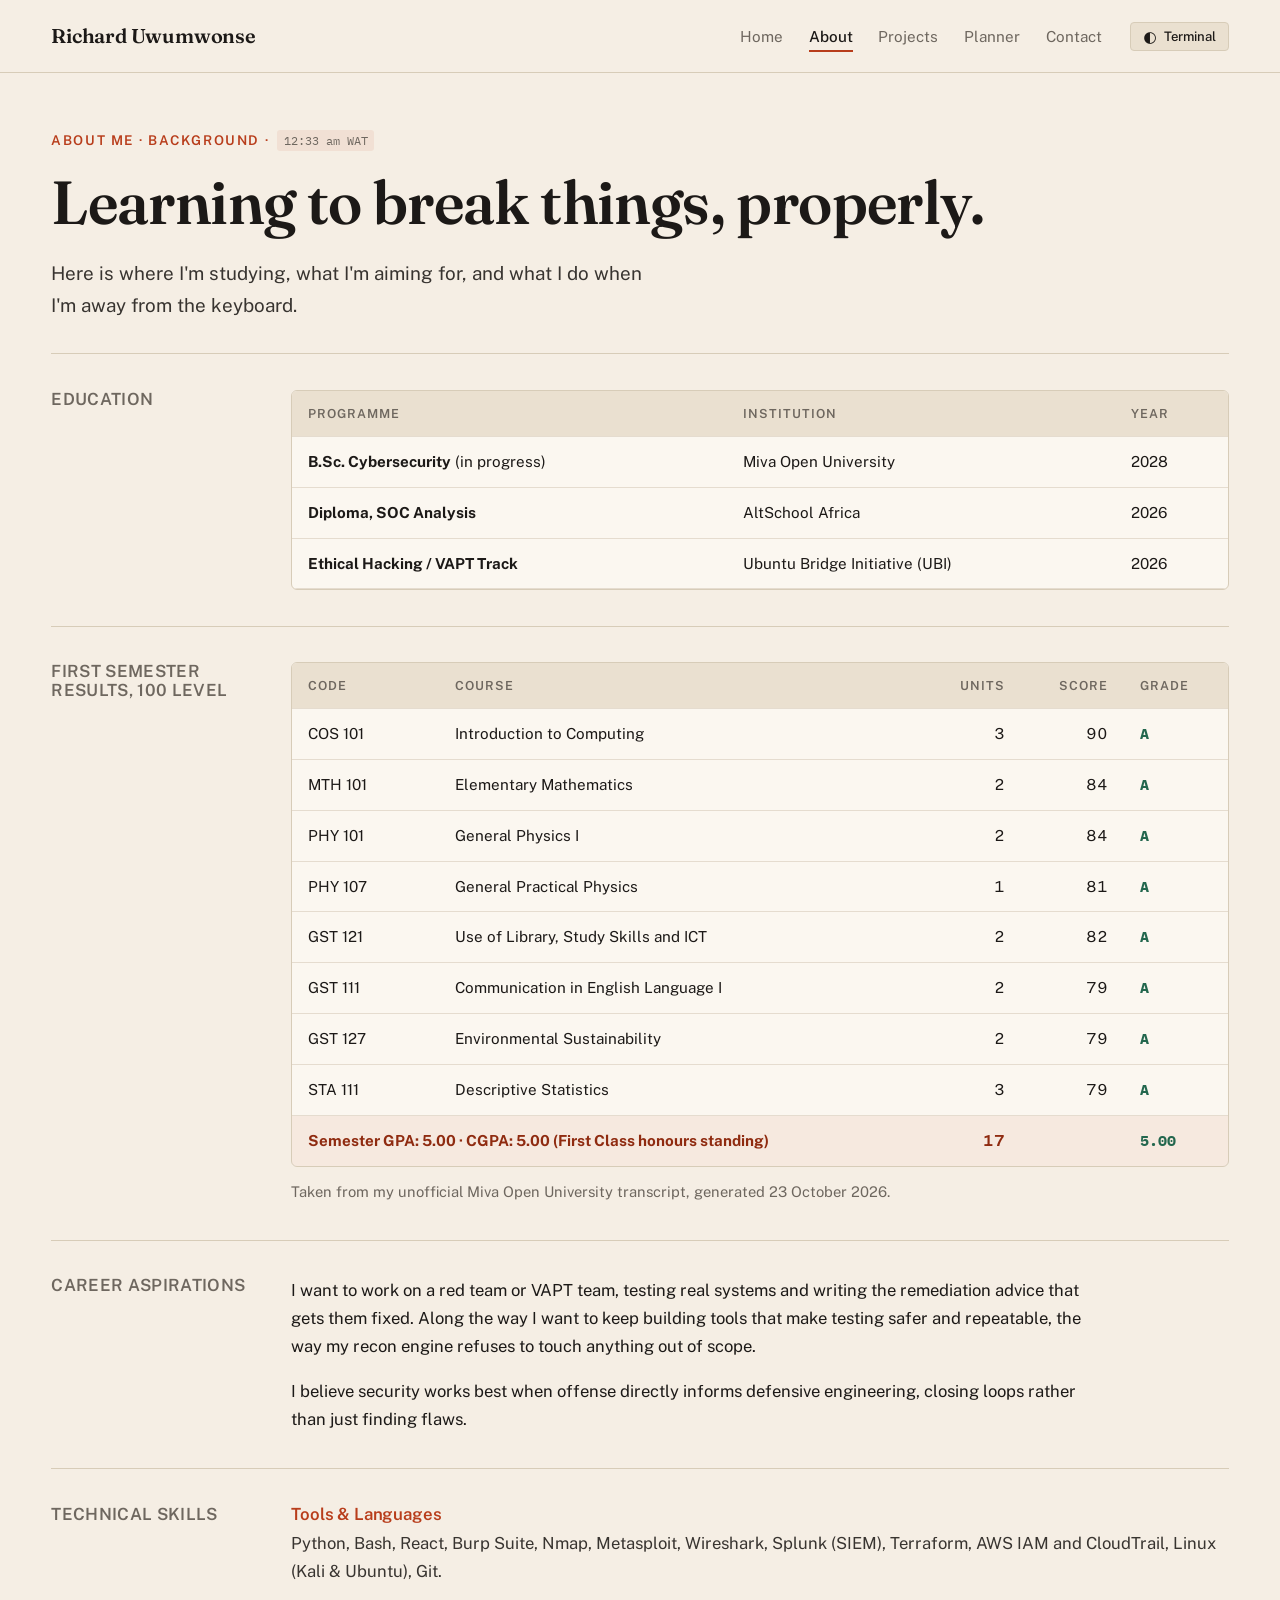
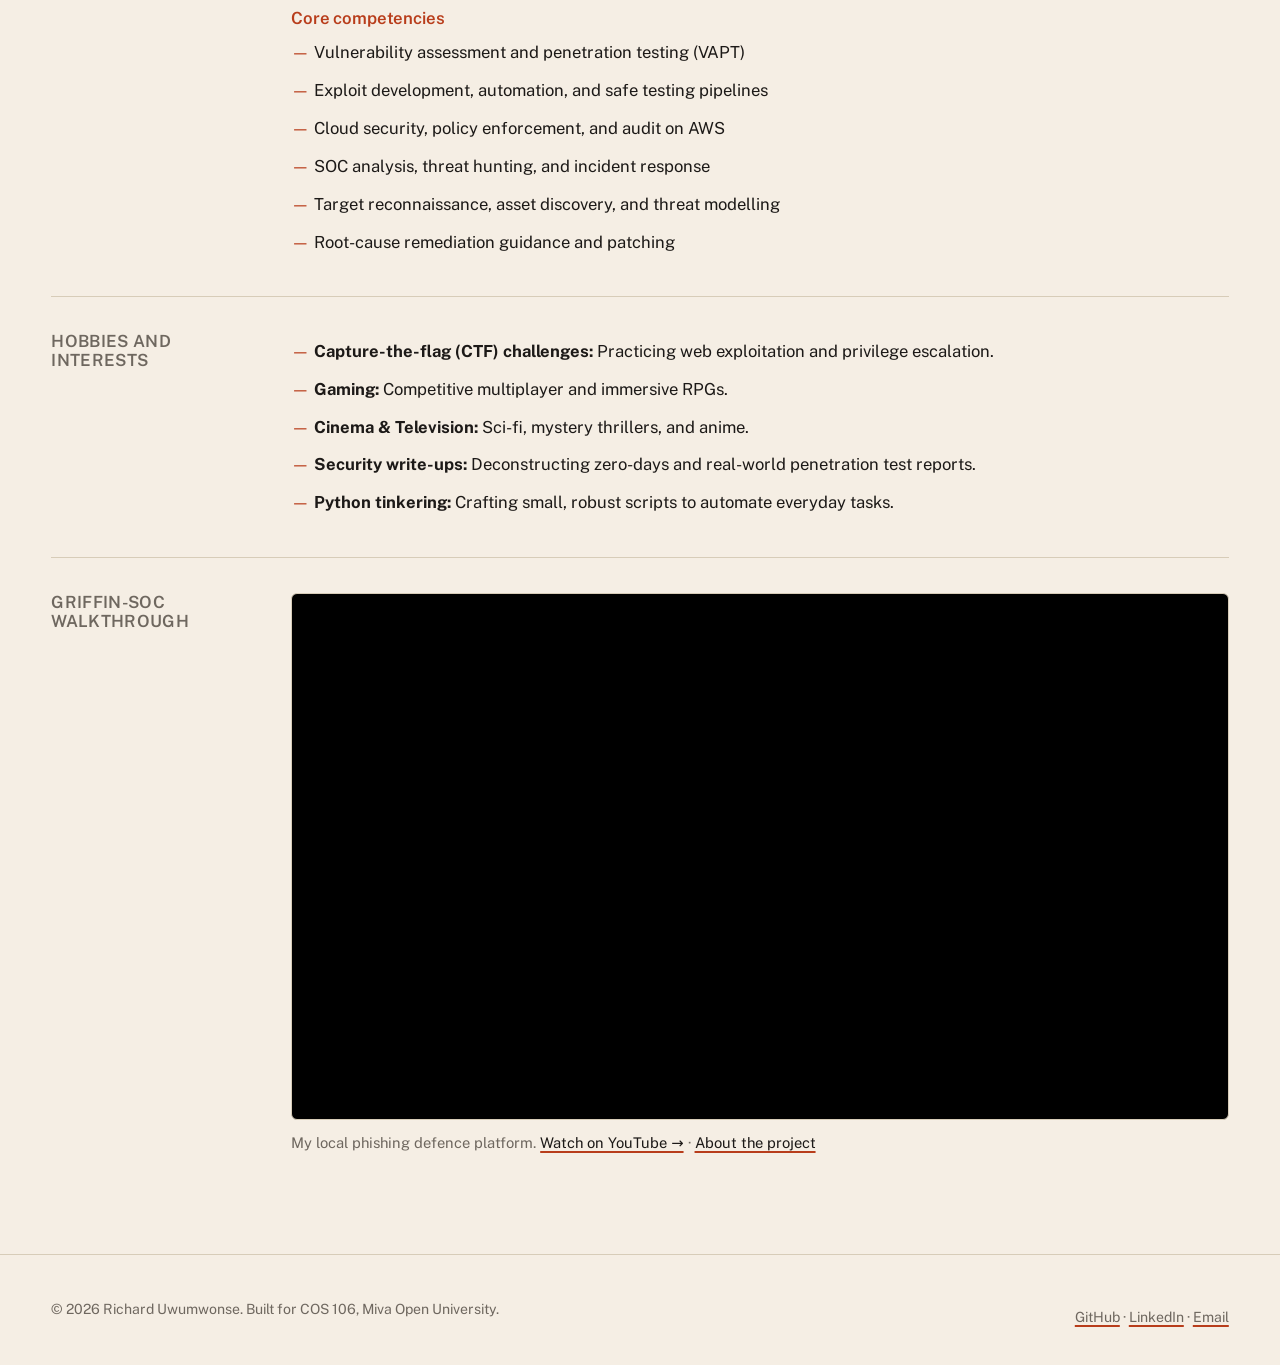
<file: about.html>
<!DOCTYPE html>
<html lang="en">
<head>
  <meta charset="UTF-8">
  <meta name="viewport" content="width=device-width, initial-scale=1.0">
  <title>About | Richard Uwumwonse</title>
  <meta name="description" content="Education, results, skills and interests of Richard Uwumwonse.">
  <link rel="preconnect" href="https://fonts.googleapis.com">
  <link rel="stylesheet" href="https://fonts.googleapis.com/css2?family=Fraunces:opsz,wght@9..144,500;9..144,600&family=IBM+Plex+Mono&family=Public+Sans:wght@400;500;600&display=swap">
  <link rel="stylesheet" href="css/style.css">
</head>
<body>
  <header class="site-header">
    <nav class="nav container" aria-label="Main navigation">
      <a href="index.html" class="logo">Richard Uwumwonse</a>
      <div class="nav-cluster">
        <ul class="nav-links">
          <li><a href="index.html">Home</a></li>
          <li><a href="about.html" class="active">About</a></li>
          <li><a href="projects.html">Projects</a></li>
          <li><a href="planner.html">Planner</a></li>
          <li><a href="contact.html">Contact</a></li>
        </ul>
        <button id="theme-toggle" class="theme-toggle" aria-label="Switch to terminal theme" title="Toggle theme">
          <span class="theme-icon" aria-hidden="true">&#9680;</span>
          <span class="theme-label">Terminal</span>
        </button>
      </div>
      <button class="menu-toggle" aria-label="Open menu" aria-expanded="false">&#9776;</button>
    </nav>
  </header>

  <main class="container">
    <header class="page-head">
      <p class="kicker">About me &middot; Background &middot; <span class="city-clock">WAT</span></p>
      <h1>Learning to break things, properly.</h1>
      <p class="lead">Here is where I'm studying, what I'm aiming for, and what I do when I'm away from the keyboard.</p>
    </header>

    <section class="row">
      <h2>Education</h2>
      <div class="body table-wrap">
        <table>
          <thead>
            <tr><th>Programme</th><th>Institution</th><th>Year</th></tr>
          </thead>
          <tbody>
            <tr><td><strong>B.Sc. Cybersecurity</strong> (in progress)</td><td>Miva Open University</td><td>2028</td></tr>
            <tr><td><strong>Diploma, SOC Analysis</strong></td><td>AltSchool Africa</td><td>2026</td></tr>
            <tr><td><strong>Ethical Hacking / VAPT Track</strong></td><td>Ubuntu Bridge Initiative (UBI)</td><td>2026</td></tr>
          </tbody>
        </table>
      </div>
    </section>

    <section class="row">
      <h2>First semester results, 100 Level</h2>
      <div class="body">
        <div class="table-wrap">
          <table>
            <thead>
              <tr><th>Code</th><th>Course</th><th class="num">Units</th><th class="num">Score</th><th>Grade</th></tr>
            </thead>
            <tbody>
              <tr><td>COS 101</td><td>Introduction to Computing</td><td class="num">3</td><td class="num">90</td><td><span class="grade-a">A</span></td></tr>
              <tr><td>MTH 101</td><td>Elementary Mathematics</td><td class="num">2</td><td class="num">84</td><td><span class="grade-a">A</span></td></tr>
              <tr><td>PHY 101</td><td>General Physics I</td><td class="num">2</td><td class="num">84</td><td><span class="grade-a">A</span></td></tr>
              <tr><td>PHY 107</td><td>General Practical Physics</td><td class="num">1</td><td class="num">81</td><td><span class="grade-a">A</span></td></tr>
              <tr><td>GST 121</td><td>Use of Library, Study Skills and ICT</td><td class="num">2</td><td class="num">82</td><td><span class="grade-a">A</span></td></tr>
              <tr><td>GST 111</td><td>Communication in English Language I</td><td class="num">2</td><td class="num">79</td><td><span class="grade-a">A</span></td></tr>
              <tr><td>GST 127</td><td>Environmental Sustainability</td><td class="num">2</td><td class="num">79</td><td><span class="grade-a">A</span></td></tr>
              <tr><td>STA 111</td><td>Descriptive Statistics</td><td class="num">3</td><td class="num">79</td><td><span class="grade-a">A</span></td></tr>
            </tbody>
            <tfoot>
              <tr>
                <td colspan="2"><strong>Semester GPA: 5.00 &middot; CGPA: 5.00 (First Class honours standing)</strong></td>
                <td class="num"><strong>17</strong></td>
                <td></td>
                <td><span class="grade-a">5.00</span></td>
              </tr>
            </tfoot>
          </table>
        </div>
        <p class="note" style="margin-top:.8rem">Taken from my unofficial Miva Open University transcript, generated 23 October 2026.</p>
      </div>
    </section>

    <section class="row">
      <h2>Career aspirations</h2>
      <div class="body">
        <p>I want to work on a red team or VAPT team, testing real systems and writing the remediation advice that gets them fixed. Along the way I want to keep building tools that make testing safer and repeatable, the way my recon engine refuses to touch anything out of scope.</p>
        <p>I believe security works best when offense directly informs defensive engineering, closing loops rather than just finding flaws.</p>
      </div>
    </section>

    <section class="row">
      <h2>Technical skills</h2>
      <div class="body">
        <div class="skill-group">
          <h3>Tools &amp; Languages</h3>
          <p>Python, Bash, React, Burp Suite, Nmap, Metasploit, Wireshark, Splunk (SIEM), Terraform, AWS IAM and CloudTrail, Linux (Kali &amp; Ubuntu), Git.</p>
        </div>
        <div class="skill-group">
          <h3>Core competencies</h3>
          <ul class="plain">
            <li>Vulnerability assessment and penetration testing (VAPT)</li>
            <li>Exploit development, automation, and safe testing pipelines</li>
            <li>Cloud security, policy enforcement, and audit on AWS</li>
            <li>SOC analysis, threat hunting, and incident response</li>
            <li>Target reconnaissance, asset discovery, and threat modelling</li>
            <li>Root-cause remediation guidance and patching</li>
          </ul>
        </div>
      </div>
    </section>

    <section class="row">
      <h2>Hobbies and interests</h2>
      <div class="body">
        <ul class="plain">
          <li><strong>Capture-the-flag (CTF) challenges:</strong> Practicing web exploitation and privilege escalation.</li>
          <li><strong>Gaming:</strong> Competitive multiplayer and immersive RPGs.</li>
          <li><strong>Cinema &amp; Television:</strong> Sci-fi, mystery thrillers, and anime.</li>
          <li><strong>Security write-ups:</strong> Deconstructing zero-days and real-world penetration test reports.</li>
          <li><strong>Python tinkering:</strong> Crafting small, robust scripts to automate everyday tasks.</li>
        </ul>
      </div>
    </section>

    <section class="row">
      <h2>Griffin-SOC walkthrough</h2>
      <div class="body">
        <iframe class="video-embed" src="https://www.youtube-nocookie.com/embed/NmuTdr_8w1o" title="Griffin-SOC project walkthrough by Richard Uwumwonse" loading="lazy" allow="accelerometer; autoplay; clipboard-write; encrypted-media; gyroscope; picture-in-picture; web-share" referrerpolicy="strict-origin-when-cross-origin" allowfullscreen></iframe>
        <p class="note" style="margin-top:.6rem">My local phishing defence platform. <a href="https://youtu.be/NmuTdr_8w1o" target="_blank" rel="noopener">Watch on YouTube &rarr;</a> &middot; <a href="projects.html#griffin-soc">About the project</a></p>
      </div>
    </section>
  </main>

  <footer class="site-footer">
    <div class="container">
      <p>&copy; <span id="year"></span> Richard Uwumwonse. Built for COS 106, Miva Open University.</p>
      <p><a href="https://github.com/thecybervendetta" target="_blank" rel="noopener">GitHub</a> &middot;
         <a href="https://linkedin.com/in/richard-uwumwonse" target="_blank" rel="noopener">LinkedIn</a> &middot;
         <a href="mailto:r.uwumwonse1504@miva.edu.ng">Email</a></p>
    </div>
  </footer>

  <script src="js/main.js"></script>
</body>
</html>
</file>
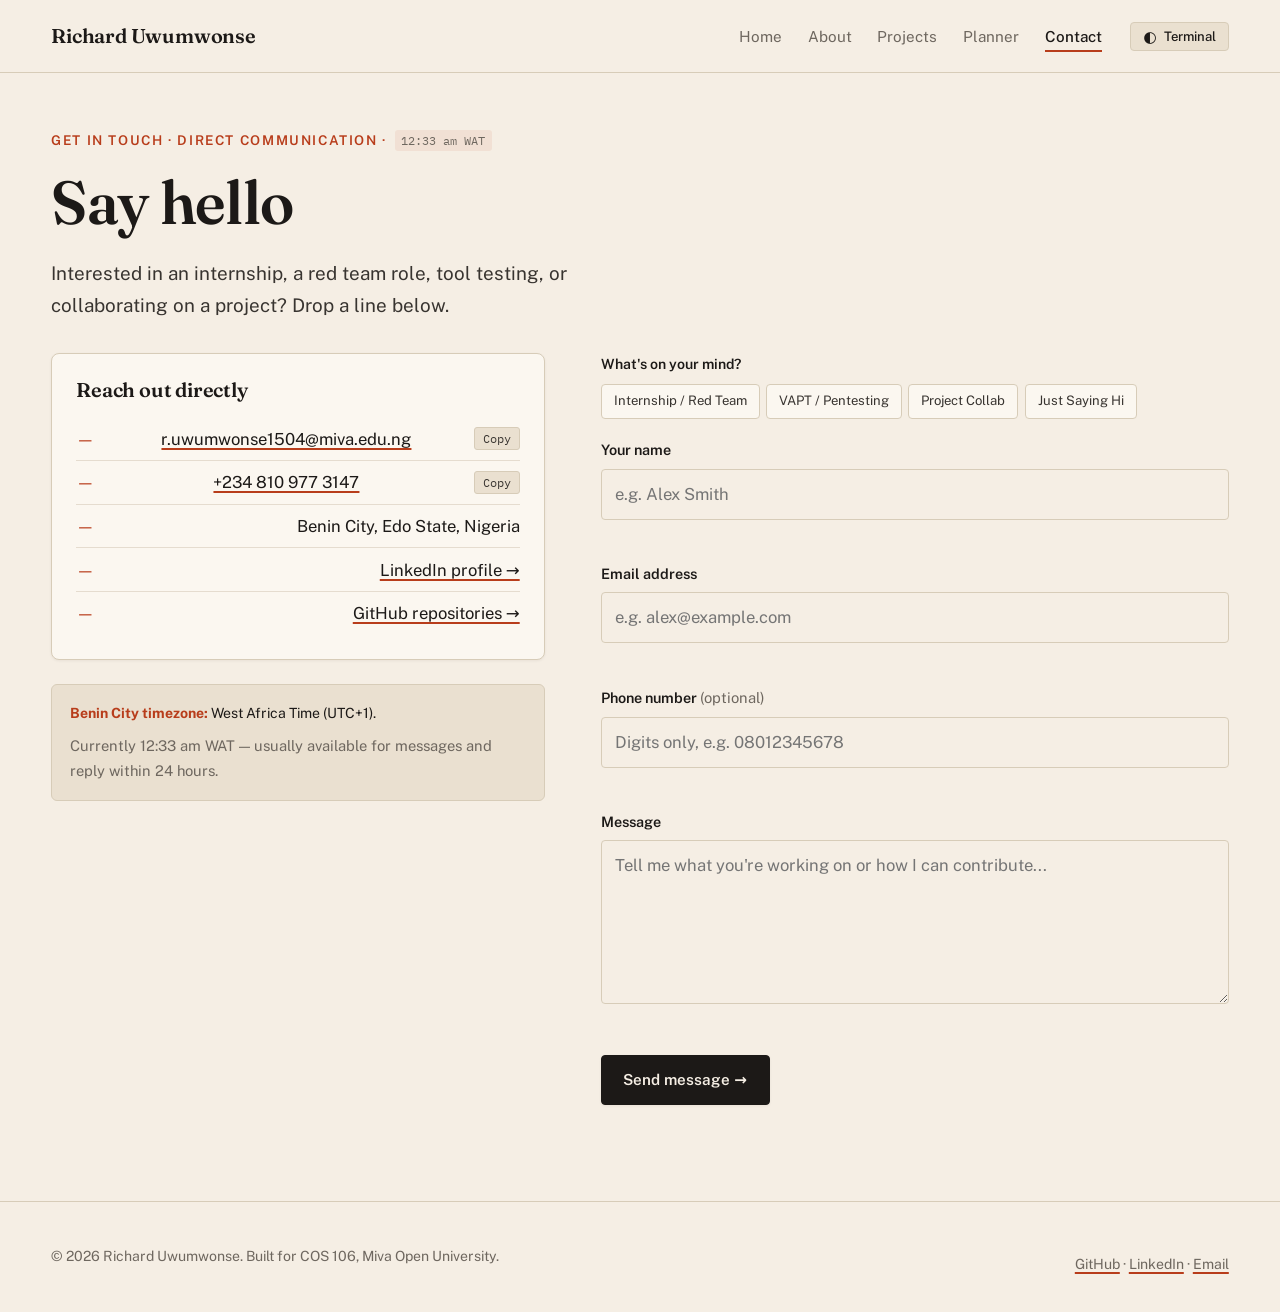
<file: contact.html>
<!DOCTYPE html>
<html lang="en">
<head>
  <meta charset="UTF-8">
  <meta name="viewport" content="width=device-width, initial-scale=1.0">
  <title>Contact | Richard Uwumwonse</title>
  <meta name="description" content="Contact Richard Uwumwonse for security roles, internships, or web collaborations.">
  <link rel="preconnect" href="https://fonts.googleapis.com">
  <link rel="stylesheet" href="https://fonts.googleapis.com/css2?family=Fraunces:opsz,wght@9..144,500;9..144,600&family=IBM+Plex+Mono&family=Public+Sans:wght@400;500;600&display=swap">
  <link rel="stylesheet" href="css/style.css">
</head>
<body>
  <header class="site-header">
    <nav class="nav container" aria-label="Main navigation">
      <a href="index.html" class="logo">Richard Uwumwonse</a>
      <div class="nav-cluster">
        <ul class="nav-links">
          <li><a href="index.html">Home</a></li>
          <li><a href="about.html">About</a></li>
          <li><a href="projects.html">Projects</a></li>
          <li><a href="planner.html">Planner</a></li>
          <li><a href="contact.html" class="active">Contact</a></li>
        </ul>
        <button id="theme-toggle" class="theme-toggle" aria-label="Switch to terminal theme" title="Toggle theme">
          <span class="theme-icon" aria-hidden="true">&#9680;</span>
          <span class="theme-label">Terminal</span>
        </button>
      </div>
      <button class="menu-toggle" aria-label="Open menu" aria-expanded="false">&#9776;</button>
    </nav>
  </header>

  <main class="container">
    <header class="page-head">
      <p class="kicker">Get in touch &middot; Direct communication &middot; <span class="city-clock">WAT</span></p>
      <h1>Say hello</h1>
      <p class="lead">Interested in an internship, a red team role, tool testing, or collaborating on a project? Drop a line below.</p>
    </header>

    <section class="contact-grid">
      <aside class="contact-aside">
        <div class="contact-card">
          <h2>Reach out directly</h2>
          <ul class="plain">
            <li>
              <span><a href="mailto:r.uwumwonse1504@miva.edu.ng">r.uwumwonse1504@miva.edu.ng</a></span>
              <button class="copy-btn" data-copy="r.uwumwonse1504@miva.edu.ng" type="button" title="Copy email">Copy</button>
            </li>
            <li>
              <span><a href="tel:+2348109773147">+234 810 977 3147</a></span>
              <button class="copy-btn" data-copy="+2348109773147" type="button" title="Copy phone number">Copy</button>
            </li>
            <li>
              <span>Benin City, Edo State, Nigeria</span>
            </li>
            <li>
              <span><a href="https://linkedin.com/in/richard-uwumwonse" target="_blank" rel="noopener">LinkedIn profile &rarr;</a></span>
            </li>
            <li>
              <span><a href="https://github.com/thecybervendetta" target="_blank" rel="noopener">GitHub repositories &rarr;</a></span>
            </li>
          </ul>
        </div>

        <div class="local-time-card">
          <p><strong>Benin City timezone:</strong> West Africa Time (UTC+1).</p>
          <p style="margin-top: .4rem;" class="note">Currently <span class="city-clock">loading time...</span> &mdash; usually available for messages and reply within 24 hours.</p>
        </div>
      </aside>

      <div>
        <form id="contact-form" novalidate>
          <div id="success" class="success" role="status"></div>

          <!-- Quick Topic Selector -->
          <div class="topic-selector">
            <span class="topic-label">What's on your mind?</span>
            <div class="topic-chips">
              <button type="button" class="topic-chip" data-topic="Internship / Red Team Role">Internship / Red Team</button>
              <button type="button" class="topic-chip" data-topic="Vulnerability Assessment / VAPT">VAPT / Pentesting</button>
              <button type="button" class="topic-chip" data-topic="Project Collaboration">Project Collab</button>
              <button type="button" class="topic-chip" data-topic="General Enquiry">Just Saying Hi</button>
            </div>
          </div>

          <div class="form-group">
            <label for="name">Your name</label>
            <input type="text" id="name" name="name" autocomplete="name" placeholder="e.g. Alex Smith" required>
            <p class="error" id="name-error"></p>
          </div>

          <div class="form-group">
            <label for="email">Email address</label>
            <input type="email" id="email" name="email" autocomplete="email" placeholder="e.g. alex@example.com" required>
            <p class="error" id="email-error"></p>
          </div>

          <div class="form-group">
            <label for="phone">Phone number <span class="note" style="font-weight:normal">(optional)</span></label>
            <input type="tel" id="phone" name="phone" autocomplete="tel" placeholder="Digits only, e.g. 08012345678">
            <p class="error" id="phone-error"></p>
          </div>

          <div class="form-group">
            <label for="message">Message</label>
            <textarea id="message" name="message" rows="5" placeholder="Tell me what you're working on or how I can contribute..." required></textarea>
            <p class="error" id="message-error"></p>
          </div>

          <button type="submit" class="btn">Send message &rarr;</button>
        </form>
      </div>
    </section>
  </main>

  <footer class="site-footer">
    <div class="container">
      <p>&copy; <span id="year"></span> Richard Uwumwonse. Built for COS 106, Miva Open University.</p>
      <p><a href="https://github.com/thecybervendetta" target="_blank" rel="noopener">GitHub</a> &middot;
         <a href="https://linkedin.com/in/richard-uwumwonse" target="_blank" rel="noopener">LinkedIn</a> &middot;
         <a href="mailto:r.uwumwonse1504@miva.edu.ng">Email</a></p>
    </div>
  </footer>

  <script src="js/main.js"></script>
  <script src="js/contact.js"></script>
</body>
</html>
</file>
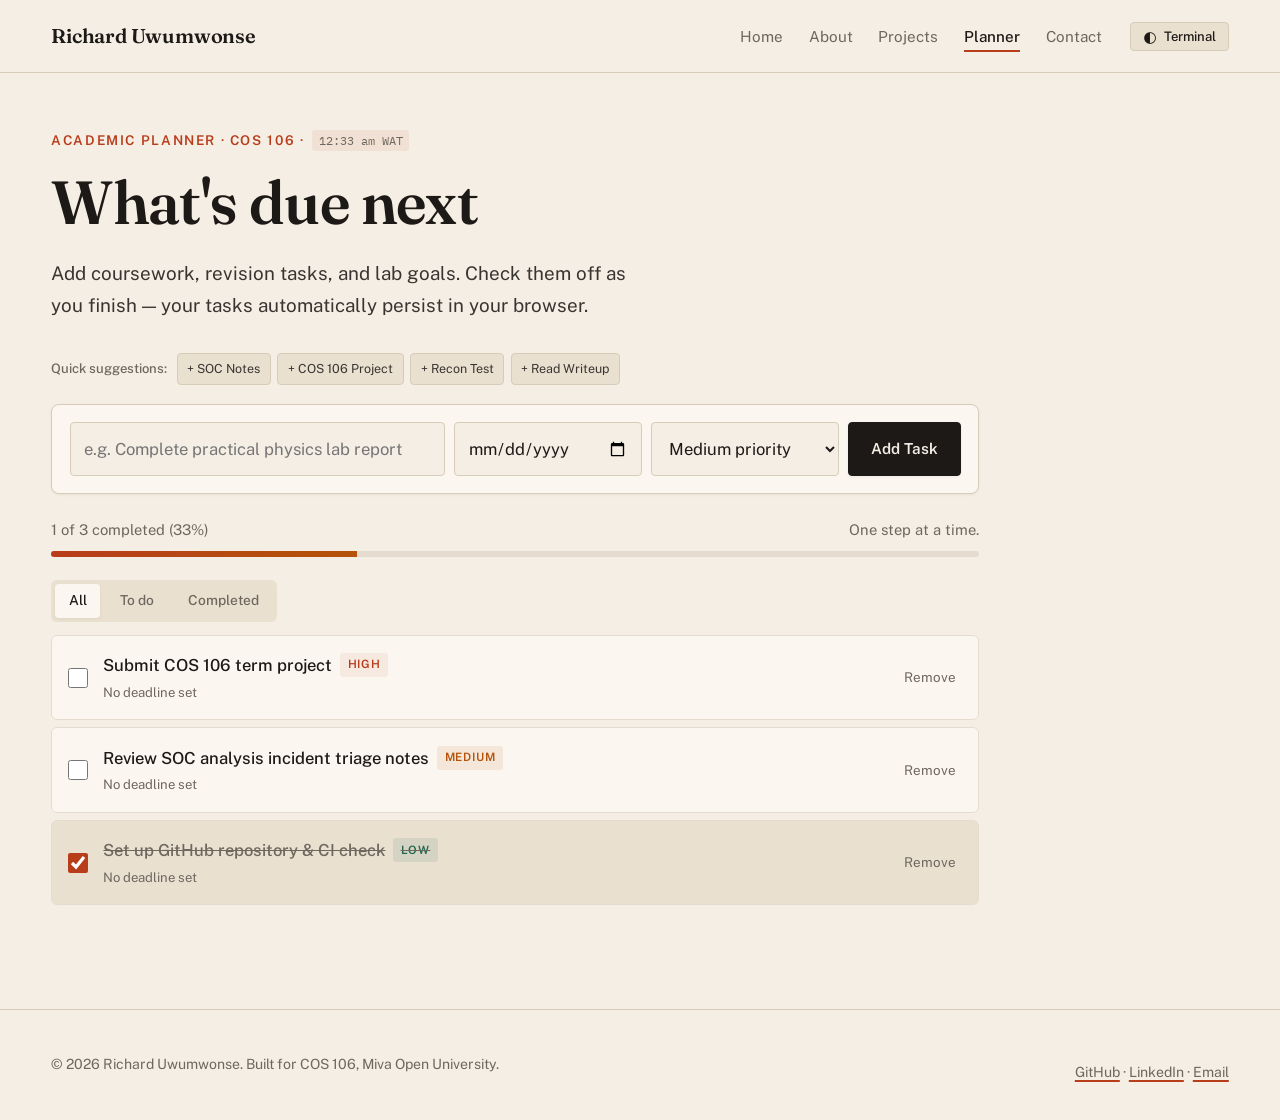
<file: planner.html>
<!DOCTYPE html>
<html lang="en">
<head>
  <meta charset="UTF-8">
  <meta name="viewport" content="width=device-width, initial-scale=1.0">
  <title>Academic Planner | Richard Uwumwonse</title>
  <meta name="description" content="Interactive academic task planner with priority tracking and progress visualization.">
  <link rel="preconnect" href="https://fonts.googleapis.com">
  <link rel="stylesheet" href="https://fonts.googleapis.com/css2?family=Fraunces:opsz,wght@9..144,500;9..144,600&family=IBM+Plex+Mono&family=Public+Sans:wght@400;500;600&display=swap">
  <link rel="stylesheet" href="css/style.css">
</head>
<body>
  <header class="site-header">
    <nav class="nav container" aria-label="Main navigation">
      <a href="index.html" class="logo">Richard Uwumwonse</a>
      <div class="nav-cluster">
        <ul class="nav-links">
          <li><a href="index.html">Home</a></li>
          <li><a href="about.html">About</a></li>
          <li><a href="projects.html">Projects</a></li>
          <li><a href="planner.html" class="active">Planner</a></li>
          <li><a href="contact.html">Contact</a></li>
        </ul>
        <button id="theme-toggle" class="theme-toggle" aria-label="Switch to terminal theme" title="Toggle theme">
          <span class="theme-icon" aria-hidden="true">&#9680;</span>
          <span class="theme-label">Terminal</span>
        </button>
      </div>
      <button class="menu-toggle" aria-label="Open menu" aria-expanded="false">&#9776;</button>
    </nav>
  </header>

  <main class="container">
    <header class="page-head">
      <p class="kicker">Academic planner &middot; COS 106 &middot; <span class="city-clock">WAT</span></p>
      <h1>What's due next</h1>
      <p class="lead">Add coursework, revision tasks, and lab goals. Check them off as you finish &mdash; your tasks automatically persist in your browser.</p>
    </header>

    <section class="planner">
      <!-- Quick add suggestion chips -->
      <div class="quick-add-wrap">
        <span class="quick-add-label">Quick suggestions:</span>
        <div class="quick-chips">
          <button type="button" class="quick-chip" data-title="Review SOC analysis incident notes" data-priority="medium">+ SOC Notes</button>
          <button type="button" class="quick-chip" data-title="Submit COS 106 course project" data-priority="high">+ COS 106 Project</button>
          <button type="button" class="quick-chip" data-title="Test Python recon engine on testbed VM" data-priority="high">+ Recon Test</button>
          <button type="button" class="quick-chip" data-title="Read TryHackMe write-up on privilege escalation" data-priority="low">+ Read Writeup</button>
        </div>
      </div>

      <form id="task-form" class="task-form" novalidate>
        <input type="text" id="task-title" placeholder="e.g. Complete practical physics lab report" aria-label="Task title" required>
        <input type="date" id="task-due" aria-label="Due date">
        <select id="task-priority" aria-label="Priority">
          <option value="high">High priority</option>
          <option value="medium" selected>Medium priority</option>
          <option value="low">Low priority</option>
        </select>
        <button type="submit" class="btn">Add Task</button>
      </form>

      <div id="celebration-banner" class="celebration-banner">
        &#127881; All planned tasks are complete! Great headway today.
      </div>

      <div class="planner-summary">
        <p id="task-counter" class="note"></p>
        <span id="task-encouragement" class="note"></span>
      </div>

      <div class="progress" role="progressbar" aria-valuemin="0" aria-valuemax="100" aria-valuenow="0">
        <div id="progress-bar" class="progress-bar"></div>
      </div>

      <div class="filters" role="tablist" aria-label="Filter tasks">
        <button class="filter active" data-filter="all" role="tab" aria-selected="true">All</button>
        <button class="filter" data-filter="active" role="tab" aria-selected="false">To do</button>
        <button class="filter" data-filter="completed" role="tab" aria-selected="false">Completed</button>
      </div>

      <ul id="task-list" class="task-list"></ul>
    </section>
  </main>

  <footer class="site-footer">
    <div class="container">
      <p>&copy; <span id="year"></span> Richard Uwumwonse. Built for COS 106, Miva Open University.</p>
      <p><a href="https://github.com/thecybervendetta" target="_blank" rel="noopener">GitHub</a> &middot;
         <a href="https://linkedin.com/in/richard-uwumwonse" target="_blank" rel="noopener">LinkedIn</a> &middot;
         <a href="mailto:r.uwumwonse1504@miva.edu.ng">Email</a></p>
    </div>
  </footer>

  <script src="js/main.js"></script>
  <script src="js/planner.js"></script>
</body>
</html>
</file>
<file: css/style.css>
/* ===== Richard Uwumwonse - Portfolio Stylesheet ===== */
:root {
  --paper: #f5eee4;
  --paper-2: #eae0d0;
  --paper-card: #fbf7f0;
  --ink: #1c1917;
  --ink-soft: #383430;
  --muted: #6e675f;
  --rule: #d7ccb8;
  --rule-light: #e5dccf;
  --accent: #b83d1b;
  --accent-dark: #8f2b10;
  --accent-tint: rgba(184, 61, 27, 0.08);
  --accent-gold: #b45309;
  --accent-gold-tint: rgba(180, 83, 9, 0.1);
  --accent-green: #23674e;
  --accent-green-tint: rgba(35, 103, 78, 0.1);
  --accent-cyan: #0f766e;
  --serif: "Fraunces", Georgia, serif;
  --sans: "Public Sans", system-ui, sans-serif;
  --mono: "IBM Plex Mono", monospace;
  --measure: 38rem;
  --shadow-sm: 0 1px 3px rgba(28, 25, 23, 0.06);
  --shadow-md: 0 4px 14px rgba(28, 25, 23, 0.08);
}

[data-theme="terminal"] {
  --paper: #121418;
  --paper-2: #1b1e24;
  --paper-card: #161820;
  --ink: #f0eee6;
  --ink-soft: #c8c5ba;
  --muted: #8e8a80;
  --rule: #2a2e38;
  --rule-light: #20242e;
  --accent: #e5633e;
  --accent-dark: #f07752;
  --accent-tint: rgba(229, 99, 62, 0.14);
  --accent-gold: #f59e0b;
  --accent-gold-tint: rgba(245, 158, 11, 0.14);
  --accent-green: #34d399;
  --accent-green-tint: rgba(52, 211, 153, 0.14);
  --accent-cyan: #38bdf8;
  --shadow-sm: 0 1px 4px rgba(0, 0, 0, 0.35);
  --shadow-md: 0 6px 18px rgba(0, 0, 0, 0.5);
}

* { box-sizing: border-box; margin: 0; padding: 0; }
html { scroll-behavior: smooth; }
body {
  font-family: var(--sans);
  font-size: 1.04rem;
  background: var(--paper);
  color: var(--ink);
  line-height: 1.7;
  min-height: 100vh;
  display: flex;
  flex-direction: column;
  transition: background-color .3s ease, color .3s ease;
}
main { flex: 1; }
img { max-width: 100%; display: block; }
a {
  color: var(--ink);
  text-decoration-color: var(--accent);
  text-underline-offset: 3px;
  text-decoration-thickness: 1.5px;
  transition: color .2s, text-decoration-color .2s;
}
.container {
  width: min(1200px, 92%);
  margin: 0 auto;
}
@media (min-width: 1440px) {
  .container {
    width: min(1380px, 90%);
  }
}
@media (min-width: 1720px) {
  .container {
    width: min(1520px, 88%);
  }
}

/* ===== Header / Navigation ===== */
.site-header {
  border-bottom: 1px solid var(--rule);
  position: sticky;
  top: 0;
  z-index: 50;
  background: var(--paper);
  backdrop-filter: blur(10px);
  transition: background-color .3s ease, border-color .3s ease;
}
.nav {
  display: flex;
  align-items: center;
  justify-content: space-between;
  padding: 1.2rem 0;
  gap: 1.5rem;
}
.logo {
  font-family: var(--serif);
  font-weight: 600;
  font-size: 1.25rem;
  text-decoration: none;
  color: var(--ink);
  letter-spacing: -.01em;
  white-space: nowrap;
  flex-shrink: 0;
}
.nav-cluster {
  display: flex;
  align-items: center;
  gap: 1.8rem;
}
.nav-links {
  display: flex;
  gap: 1.6rem;
  list-style: none;
  align-items: center;
}
.nav-links a {
  text-decoration: none;
  font-size: .95rem;
  color: var(--muted);
  padding: .3rem 0;
  border-bottom: 2px solid transparent;
  transition: color .2s, border-color .2s;
  white-space: nowrap;
}
.nav-links a:hover { color: var(--ink); border-color: var(--rule); }
.nav-links a.active { color: var(--ink); border-color: var(--accent); font-weight: 500; }

/* Theme switcher button */
.theme-toggle {
  display: inline-flex;
  align-items: center;
  gap: .45rem;
  background: var(--paper-2);
  border: 1px solid var(--rule);
  color: var(--ink);
  font-family: var(--sans);
  font-size: .82rem;
  font-weight: 500;
  padding: .38rem .75rem;
  cursor: pointer;
  border-radius: 4px;
  transition: background .2s, border-color .2s, color .2s, transform .15s;
  white-space: nowrap;
}
.theme-toggle:hover {
  border-color: var(--accent);
  color: var(--accent);
  transform: translateY(-1px);
}
.theme-toggle .theme-icon {
  font-size: .95rem;
  line-height: 1;
}

.menu-toggle {
  display: none;
  background: var(--paper-2);
  border: 1px solid var(--rule);
  color: var(--ink);
  font-size: 1.15rem;
  padding: .3rem .7rem;
  cursor: pointer;
  border-radius: 4px;
}

/* ===== Typography ===== */
h1, h2, h3 { font-family: var(--serif); font-weight: 600; line-height: 1.15; letter-spacing: -.01em; }
h1 { font-size: clamp(2.4rem, 6vw, 3.8rem); margin-bottom: 1.2rem; }
h2 { font-size: 1.65rem; margin-bottom: .8rem; }
h3 { font-size: 1.2rem; margin-bottom: .3rem; }
p + p { margin-top: 1rem; }
.kicker {
  font-size: .84rem;
  text-transform: uppercase;
  letter-spacing: .12em;
  color: var(--accent);
  margin-bottom: 1rem;
  display: flex;
  align-items: center;
  flex-wrap: wrap;
  gap: .5rem;
  font-weight: 600;
}
.kicker .city-clock {
  font-family: var(--mono);
  font-size: .78rem;
  text-transform: none;
  letter-spacing: 0;
  color: var(--muted);
  font-weight: 400;
  padding: 0 .4rem;
  background: var(--accent-tint);
  border-radius: 3px;
}
.lead { font-size: 1.18rem; max-width: var(--measure); color: var(--ink-soft); line-height: 1.7; }
.note { color: var(--muted); font-size: .92rem; }

/* ===== Page Layout ===== */
.page-head { padding: 3.5rem 0 2rem; }
.row {
  display: grid;
  grid-template-columns: 13rem 1fr;
  gap: 2rem;
  padding: 2.2rem 0;
  border-top: 1px solid var(--rule);
}
.row > h2 {
  font-size: 1.05rem;
  color: var(--muted);
  font-weight: 600;
  font-family: var(--sans);
  letter-spacing: .02em;
  text-transform: uppercase;
}
.row .body { max-width: 100%; }
.row .body > p { max-width: 50rem; }

/* ===== Buttons & Affordances ===== */
.btn {
  display: inline-flex;
  align-items: center;
  gap: .5rem;
  font: inherit;
  font-weight: 600;
  font-size: .95rem;
  padding: .7rem 1.35rem;
  background: var(--ink);
  color: var(--paper);
  border: 1px solid var(--ink);
  text-decoration: none;
  cursor: pointer;
  border-radius: 4px;
  box-shadow: var(--shadow-sm);
  transition: background .2s, border-color .2s, color .2s, transform .15s;
}
.btn:hover {
  background: var(--accent);
  border-color: var(--accent);
  color: #fff;
  transform: translateY(-1px);
}
.btn-ghost {
  background: transparent;
  color: var(--ink);
  border-color: var(--rule);
  box-shadow: none;
}
.btn-ghost:hover {
  background: var(--paper-2);
  border-color: var(--ink);
  color: var(--ink);
}
.btn-sm {
  padding: .4rem .85rem;
  font-size: .84rem;
}

/* ===== Home Page ===== */
.hero {
  display: grid;
  grid-template-columns: 1.4fr 1fr;
  gap: 3.5rem;
  align-items: center;
  padding: 4.5rem 0 3.5rem;
}
.audio-intro { margin-top: 1.25rem; }
.audio-intro p {
  margin: 0 0 .45rem;
  color: var(--muted);
  font-size: .9rem;
  font-weight: 600;
}
.audio-intro audio {
  display: block;
  width: 100%;
  max-width: 24rem;
}
.hero-actions { display: flex; gap: .9rem; flex-wrap: wrap; margin-top: 2rem; }
.hero-callout {
  margin-top: 1.8rem;
  padding: .85rem 1.1rem;
  background: var(--paper-card);
  border: 1px solid var(--rule-light);
  border-radius: 6px;
  font-size: .92rem;
  color: var(--ink-soft);
  display: flex;
  align-items: baseline;
  gap: .6rem;
}
.hero-callout strong { color: var(--accent); font-weight: 600; }

.photo {
  margin: 0;
  position: relative;
}
.photo-frame {
  position: relative;
  border: 1px solid var(--rule);
  background: var(--paper-2);
  box-shadow: var(--shadow-md);
  padding: .5rem;
  border-radius: 6px;
  transition: transform .3s ease, box-shadow .3s ease;
}
.photo:hover .photo-frame {
  transform: translateY(-2px);
  border-color: var(--accent);
}
.photo img {
  width: 100%;
  height: auto;
  aspect-ratio: 4 / 5;
  object-fit: cover;
  object-position: center 20%;
  border-radius: 3px;
  filter: grayscale(.75) contrast(1.05);
  transition: filter .4s ease;
}
.photo:hover img { filter: grayscale(0) contrast(1.02); }
.photo figcaption {
  font-size: .8rem;
  color: var(--muted);
  margin-top: .6rem;
  display: flex;
  justify-content: space-between;
}

dl.facts { display: grid; grid-template-columns: 9.5rem 1fr; gap: .75rem 1.5rem; }
dl.facts dt { color: var(--muted); font-size: .92rem; }
dl.facts dd { color: var(--ink); font-weight: 500; }

.work-list { list-style: none; }
.work-list li {
  padding: 1rem 0;
  border-bottom: 1px solid var(--rule);
  display: flex;
  justify-content: space-between;
  align-items: baseline;
  gap: 1rem;
  flex-wrap: wrap;
  transition: padding-left .2s;
}
.work-list li:hover { padding-left: .5rem; }
.work-list li:first-child { padding-top: 0; }
.work-list a { font-weight: 600; font-size: 1.05rem; }

/* Interactive Terminal Peek Box */
.terminal-peek {
  margin-top: 1.6rem;
  background: #0d1117;
  color: #c9d1d9;
  border-radius: 6px;
  font-family: var(--mono);
  font-size: .83rem;
  overflow: hidden;
  border: 1px solid #30363d;
  box-shadow: var(--shadow-md);
}
.terminal-header {
  background: #161b22;
  padding: .5rem .9rem;
  display: flex;
  align-items: center;
  justify-content: space-between;
  border-bottom: 1px solid #30363d;
  font-size: .75rem;
  color: #8b949e;
}
.terminal-dots { display: flex; gap: .4rem; }
.terminal-dot { width: 10px; height: 10px; border-radius: 50%; display: inline-block; }
.terminal-dot.red { background: #f85149; }
.terminal-dot.yellow { background: #e3b341; }
.terminal-dot.green { background: #3fb950; }
.terminal-body {
  padding: .9rem 1.1rem;
  line-height: 1.6;
  white-space: pre-wrap;
  color: #e6edf3;
}
.terminal-body .term-green { color: #56d364; }
.terminal-body .term-blue { color: #58a6ff; }
.terminal-body .term-gold { color: #f2cc60; }
.terminal-body .term-dim { color: #8b949e; }

/* ===== About Page ===== */
.table-wrap {
  overflow-x: auto;
  border: 1px solid var(--rule);
  border-radius: 6px;
  background: var(--paper-card);
}
table { width: 100%; border-collapse: collapse; font-size: .95rem; }
th, td { text-align: left; padding: .75rem 1rem; border-bottom: 1px solid var(--rule-light); vertical-align: middle; }
th {
  font-weight: 600;
  color: var(--muted);
  font-size: .78rem;
  text-transform: uppercase;
  letter-spacing: .08em;
  background: var(--paper-2);
}
td.num, th.num { text-align: right; font-variant-numeric: tabular-nums; }
tfoot td {
  font-weight: 600;
  border-bottom: none;
  background: var(--accent-tint);
  color: var(--accent-dark);
}
tbody tr { transition: background .15s; }
tbody tr:hover { background: var(--paper-2); }
.grade-a {
  font-weight: 700;
  color: var(--accent-green);
  font-family: var(--mono);
}

ul.plain { list-style: none; }
ul.plain li { padding: .3rem 0; }
ul.plain li::before { content: "\2014\00a0"; color: var(--accent); }
.skill-group + .skill-group { margin-top: 1.5rem; }
.skill-group h3 { font-size: 1.05rem; color: var(--accent); font-family: var(--sans); font-weight: 600; }
.skill-group p { color: var(--ink-soft); }

.video-embed {
  display: block;
  width: 100%;
  aspect-ratio: 16 / 9;
  border: 1px solid var(--rule);
  border-radius: 6px;
  background: #000;
}

/* ===== Projects Page & Filters ===== */
.project-controls {
  display: flex;
  align-items: center;
  gap: .5rem;
  margin: 1.5rem 0 2.5rem;
  flex-wrap: wrap;
}
.filter-btn {
  font: inherit;
  font-size: .88rem;
  font-weight: 500;
  padding: .45rem 1.05rem;
  background: var(--paper-card);
  border: 1px solid var(--rule);
  color: var(--muted);
  border-radius: 6px;
  cursor: pointer;
  transition: all .2s;
}
.filter-btn:hover {
  color: var(--ink);
  border-color: var(--ink);
}
.filter-btn.active {
  background: var(--ink);
  color: var(--paper);
  border-color: var(--ink);
  box-shadow: var(--shadow-sm);
}

.project {
  display: grid;
  grid-template-columns: 1fr 1.15fr;
  gap: 2.8rem;
  padding: 3rem 0;
  border-top: 1px solid var(--rule);
  align-items: start;
  transition: opacity .3s ease, transform .3s ease;
}
.project.hidden {
  display: none;
}
.project:nth-child(even) .shot { order: 2; }
.shot {
  overflow: hidden;
  border: 1px solid var(--rule);
  background: var(--ink);
  border-radius: 6px;
  position: relative;
  cursor: pointer;
  box-shadow: var(--shadow-sm);
  transition: transform .3s ease, box-shadow .3s ease, border-color .3s ease;
}
.shot:hover {
  transform: translateY(-2px);
  border-color: var(--accent);
  box-shadow: var(--shadow-md);
}
.shot img {
  width: 100%;
  height: auto;
  transition: transform .4s ease;
  display: block;
}
.shot:hover img { transform: scale(1.03); }
.shot-badge {
  position: absolute;
  bottom: .6rem;
  right: .6rem;
  background: rgba(0, 0, 0, 0.7);
  color: #fff;
  font-size: .72rem;
  padding: .2rem .5rem;
  border-radius: 3px;
  font-family: var(--sans);
  pointer-events: none;
  backdrop-filter: blur(4px);
}

.project .meta {
  font-size: .85rem;
  color: var(--accent-gold);
  font-weight: 600;
  letter-spacing: .02em;
  margin-bottom: .6rem;
}
.project h2 { font-size: 1.7rem; }
.project .links {
  margin-top: 1.2rem;
  display: flex;
  gap: 1.4rem;
  font-weight: 600;
}
.project .links a {
  display: inline-flex;
  align-items: center;
  gap: .3rem;
}

/* Lightbox Dialog (Native Top Layer - Immune to transforms/overflow) */
.lightbox-dialog {
  border: none;
  background: transparent;
  padding: 0;
  margin: auto;
  max-width: min(1200px, 94vw);
  max-height: 94vh;
  overflow: visible;
  outline: none;
}
.lightbox-dialog::backdrop {
  background: rgba(8, 9, 12, 0.9);
  backdrop-filter: blur(10px);
  -webkit-backdrop-filter: blur(10px);
}
.lightbox-wrapper {
  position: relative;
  display: flex;
  flex-direction: column;
  align-items: center;
  justify-content: center;
  outline: none;
  animation: lightboxZoom .22s cubic-bezier(0.16, 1, 0.3, 1) both;
}
@keyframes lightboxZoom {
  from { opacity: 0; transform: scale(0.95); }
  to { opacity: 1; transform: scale(1); }
}
.lightbox-wrapper img {
  max-width: min(1140px, 90vw);
  max-height: 82vh;
  width: auto;
  height: auto;
  object-fit: contain;
  display: block;
  margin: 0 auto;
  border-radius: 8px;
  border: 1px solid rgba(255, 255, 255, 0.2);
  box-shadow: 0 20px 60px rgba(0, 0, 0, 0.85);
}
.lightbox-caption {
  color: #f1ede4;
  margin-top: .85rem;
  font-size: .92rem;
  text-align: center;
  max-width: 750px;
  line-height: 1.5;
  font-family: var(--sans);
  background: rgba(15, 17, 21, 0.75);
  padding: .35rem .9rem;
  border-radius: 4px;
  border: 1px solid rgba(255, 255, 255, 0.1);
  backdrop-filter: blur(4px);
}
.lightbox-close {
  position: absolute;
  top: -1.2rem;
  right: -1.2rem;
  background: rgba(22, 24, 30, 0.95);
  border: 2px solid rgba(255, 255, 255, 0.4);
  color: #fff;
  font-size: 1.6rem;
  line-height: 1;
  width: 40px;
  height: 40px;
  border-radius: 50%;
  display: flex;
  align-items: center;
  justify-content: center;
  cursor: pointer;
  transition: transform .15s, background .15s, border-color .15s;
  box-shadow: 0 6px 16px rgba(0, 0, 0, 0.6);
  z-index: 100;
}
.lightbox-close:hover {
  background: var(--accent);
  border-color: #fff;
  transform: scale(1.1);
}

.planner {
  max-width: 58rem;
  padding-bottom: 2rem;
}
@media (min-width: 1440px) {
  .planner {
    max-width: 66rem;
  }
}
.quick-add-wrap {
  margin-bottom: 1.2rem;
  display: flex;
  align-items: baseline;
  gap: .6rem;
  flex-wrap: wrap;
}
.quick-add-label {
  font-size: .82rem;
  color: var(--muted);
  font-weight: 500;
}
.quick-chips {
  display: flex;
  gap: .4rem;
  flex-wrap: wrap;
}
.quick-chip {
  font: inherit;
  font-size: .78rem;
  padding: .25rem .6rem;
  background: var(--paper-2);
  border: 1px solid var(--rule);
  color: var(--ink-soft);
  border-radius: 4px;
  cursor: pointer;
  transition: all .15s;
}
.quick-chip:hover {
  border-color: var(--accent);
  color: var(--accent);
  background: var(--paper-card);
}

.task-form {
  display: grid;
  grid-template-columns: 2fr 1fr 1fr auto;
  gap: .6rem;
  margin-bottom: 1.4rem;
  background: var(--paper-card);
  padding: 1.1rem;
  border: 1px solid var(--rule);
  border-radius: 8px;
  box-shadow: var(--shadow-sm);
}
input, textarea, select {
  width: 100%;
  font: inherit;
  color: var(--ink);
  background: var(--paper);
  border: 1px solid var(--rule);
  padding: .65rem .8rem;
  transition: border-color .2s, box-shadow .2s;
  border-radius: 4px;
}
input:focus, textarea:focus, select:focus {
  outline: none;
  border-color: var(--accent);
  box-shadow: 0 0 0 3px var(--accent-tint);
}

.planner-summary {
  display: flex;
  justify-content: space-between;
  align-items: baseline;
  margin-top: 1rem;
  flex-wrap: wrap;
  gap: .5rem;
}
.progress {
  height: 6px;
  background: var(--rule-light);
  border-radius: 3px;
  overflow: hidden;
  margin: .6rem 0 .4rem;
}
.progress-bar {
  height: 100%;
  width: 0;
  background: linear-gradient(90deg, var(--accent), var(--accent-gold));
  transition: width .4s cubic-bezier(0.16, 1, 0.3, 1);
}
.celebration-banner {
  display: none;
  padding: .75rem 1rem;
  background: var(--accent-green-tint);
  border: 1px solid var(--accent-green);
  border-radius: 6px;
  color: var(--accent-green);
  font-size: .92rem;
  font-weight: 500;
  margin-bottom: 1rem;
  animation: fadeIn .3s ease both;
}
.celebration-banner.show { display: block; }

.filters {
  display: flex;
  gap: .4rem;
  margin: 1.4rem 0 .8rem;
  padding: .25rem;
  background: var(--paper-2);
  border-radius: 6px;
  width: fit-content;
}
.filter {
  font: inherit;
  font-size: .86rem;
  font-weight: 500;
  background: transparent;
  border: none;
  color: var(--muted);
  padding: .35rem .85rem;
  cursor: pointer;
  border-radius: 4px;
  transition: all .2s;
}
.filter:hover { color: var(--ink); }
.filter.active {
  background: var(--paper-card);
  color: var(--ink);
  box-shadow: var(--shadow-sm);
}

.task-list { list-style: none; }
.task {
  display: flex;
  align-items: center;
  gap: .95rem;
  padding: .95rem 1rem;
  margin-bottom: .45rem;
  background: var(--paper-card);
  border: 1px solid var(--rule-light);
  border-radius: 6px;
  animation: fadeIn .25s ease both;
  transition: background .2s, border-color .2s;
}
.task:hover { border-color: var(--rule); }
.task input[type="checkbox"] {
  width: 1.25rem;
  height: 1.25rem;
  accent-color: var(--accent);
  cursor: pointer;
  flex-shrink: 0;
}
.task .info { flex: 1; }
.task .title {
  font-weight: 500;
  display: flex;
  align-items: center;
  gap: .5rem;
  flex-wrap: wrap;
}
.task .meta {
  font-size: .82rem;
  color: var(--muted);
  margin-top: .15rem;
}
.task.done {
  opacity: .75;
  background: var(--paper-2);
}
.task.done .title {
  text-decoration: line-through;
  color: var(--muted);
}
.task .delete {
  font: inherit;
  font-size: .84rem;
  background: none;
  border: none;
  color: var(--muted);
  cursor: pointer;
  padding: .2rem .4rem;
  border-radius: 3px;
  transition: color .2s, background .2s;
}
.task .delete:hover {
  color: var(--accent);
  background: var(--accent-tint);
}
.badge {
  font-size: .72rem;
  text-transform: uppercase;
  letter-spacing: .08em;
  font-weight: 600;
  padding: .15rem .45rem;
  border-radius: 3px;
  font-family: var(--sans);
}
.badge.high {
  background: var(--accent-tint);
  color: var(--accent);
}
.badge.medium {
  background: var(--accent-gold-tint);
  color: var(--accent-gold);
}
.badge.low {
  background: var(--accent-green-tint);
  color: var(--accent-green);
}
.empty {
  color: var(--muted);
  padding: 2.2rem 1rem;
  text-align: center;
  font-style: italic;
  background: var(--paper-card);
  border: 1px dashed var(--rule);
  border-radius: 6px;
}

/* ===== Contact Page ===== */
.contact-grid {
  display: grid;
  grid-template-columns: 1.1fr 1.4fr;
  gap: 3.5rem;
  padding-bottom: 2rem;
}
.contact-aside {
  display: flex;
  flex-direction: column;
  gap: 1.5rem;
}
.contact-card {
  background: var(--paper-card);
  border: 1px solid var(--rule);
  padding: 1.5rem;
  border-radius: 8px;
  box-shadow: var(--shadow-sm);
}
.contact-card h2 {
  font-size: 1.25rem;
  margin-bottom: 1rem;
}
.contact-card ul.plain li {
  padding: .45rem 0;
  display: flex;
  align-items: center;
  justify-content: space-between;
  gap: .5rem;
  border-bottom: 1px solid var(--rule-light);
}
.contact-card ul.plain li:last-child { border-bottom: none; }
.copy-btn {
  font-size: .76rem;
  font-family: var(--mono);
  background: var(--paper-2);
  border: 1px solid var(--rule);
  color: var(--ink-soft);
  padding: .2rem .5rem;
  border-radius: 3px;
  cursor: pointer;
  transition: all .15s;
}
.copy-btn:hover {
  background: var(--ink);
  color: var(--paper);
  border-color: var(--ink);
}
.copy-btn.copied {
  background: var(--accent-green);
  color: #fff;
  border-color: var(--accent-green);
}

.local-time-card {
  padding: 1.1rem;
  background: var(--paper-2);
  border: 1px solid var(--rule);
  border-radius: 6px;
  font-size: .88rem;
}
.local-time-card strong { color: var(--accent); }

.topic-selector {
  margin-bottom: 1.2rem;
}
.topic-label {
  font-size: .88rem;
  font-weight: 600;
  margin-bottom: .4rem;
  display: block;
}
.topic-chips {
  display: flex;
  gap: .4rem;
  flex-wrap: wrap;
}
.topic-chip {
  font: inherit;
  font-size: .82rem;
  padding: .35rem .75rem;
  background: var(--paper-card);
  border: 1px solid var(--rule);
  color: var(--ink-soft);
  border-radius: 4px;
  cursor: pointer;
  transition: all .15s;
}
.topic-chip:hover { border-color: var(--ink); }
.topic-chip.active {
  background: var(--accent);
  color: #fff;
  border-color: var(--accent);
}

.form-group { margin-bottom: 1.2rem; }
label { display: block; font-size: .9rem; font-weight: 600; margin-bottom: .35rem; }
.error { color: var(--accent); font-size: .85rem; min-height: 1.2rem; margin-top: .25rem; font-weight: 500; }
.invalid { border-color: var(--accent); }
.success {
  display: none;
  padding: 1rem 1.2rem;
  border-left: 4px solid var(--accent-green);
  background: var(--accent-green-tint);
  color: var(--ink);
  margin-bottom: 1.4rem;
  border-radius: 4px;
}
.success.show { display: block; animation: fadeIn .3s ease both; }

/* ===== Footer ===== */
.site-footer {
  border-top: 1px solid var(--rule);
  padding: 2.2rem 0;
  margin-top: 4rem;
  color: var(--muted);
  font-size: .88rem;
  background: var(--paper);
  transition: background-color .3s ease, border-color .3s ease;
}
.site-footer .container {
  display: flex;
  justify-content: space-between;
  align-items: center;
  flex-wrap: wrap;
  gap: 1.2rem;
}
.site-footer a { color: var(--muted); }
.site-footer a:hover { color: var(--accent); }

/* ===== Animations & Utilities ===== */
@keyframes fadeIn {
  from { opacity: 0; transform: translateY(6px); }
  to { opacity: 1; transform: none; }
}
.reveal {
  opacity: 0;
  transform: translateY(16px);
  transition: opacity .6s cubic-bezier(0.16, 1, 0.3, 1), transform .6s cubic-bezier(0.16, 1, 0.3, 1);
}
.reveal.visible { opacity: 1; transform: none; }

/* ===== Responsive Breakpoints ===== */
@media (max-width: 880px) {
  .hero, .contact-grid, .project { grid-template-columns: 1fr; gap: 2.2rem; }
  .project:nth-child(even) .shot { order: 0; }
  .hero { padding-top: 2.5rem; }
  .photo { max-width: 340px; margin: 0 auto; }
  .row { grid-template-columns: 1fr; gap: .8rem; }
  .task-form { grid-template-columns: 1fr 1fr; }
  .task-form input[type="text"] { grid-column: 1 / -1; }
}

@media (max-width: 680px) {
  .menu-toggle { display: block; }
  .nav { align-items: center; }
  .nav-cluster {
    display: none;
    position: absolute;
    top: 100%;
    left: 0;
    right: 0;
    z-index: 20;
    flex-direction: column;
    align-items: flex-start;
    gap: 1.2rem;
    background: var(--paper);
    border-bottom: 1px solid var(--rule);
    padding: 1.4rem 5%;
    box-shadow: var(--shadow-md);
  }
  .nav-cluster.open { display: flex; }
  .nav-links {
    flex-direction: column;
    align-items: flex-start;
    gap: 1.1rem;
    width: 100%;
  }
  dl.facts { grid-template-columns: 1fr; gap: .2rem; }
  dl.facts dd { margin-bottom: .8rem; }
}

/* ===== Wide Desktop Displays (1440px+ and 1920x1080) ===== */
@media (min-width: 1440px) {
  .hero {
    grid-template-columns: 1.45fr 1fr;
    gap: 4.5rem;
    padding: 5.5rem 0 4.2rem;
  }
  .photo {
    max-width: 440px;
    margin-left: auto;
  }
  .row {
    grid-template-columns: 16rem 1fr;
    gap: 3.5rem;
    padding: 2.8rem 0;
  }
  .project {
    grid-template-columns: 1.05fr 1.25fr;
    gap: 3.8rem;
    padding: 3.5rem 0;
  }
  .contact-grid {
    grid-template-columns: 1fr 1.35fr;
    gap: 4.5rem;
  }
  dl.facts {
    grid-template-columns: 11.5rem 1fr;
    gap: 1rem 2.2rem;
  }
  .lead {
    max-width: 44rem;
  }
}
</file>
